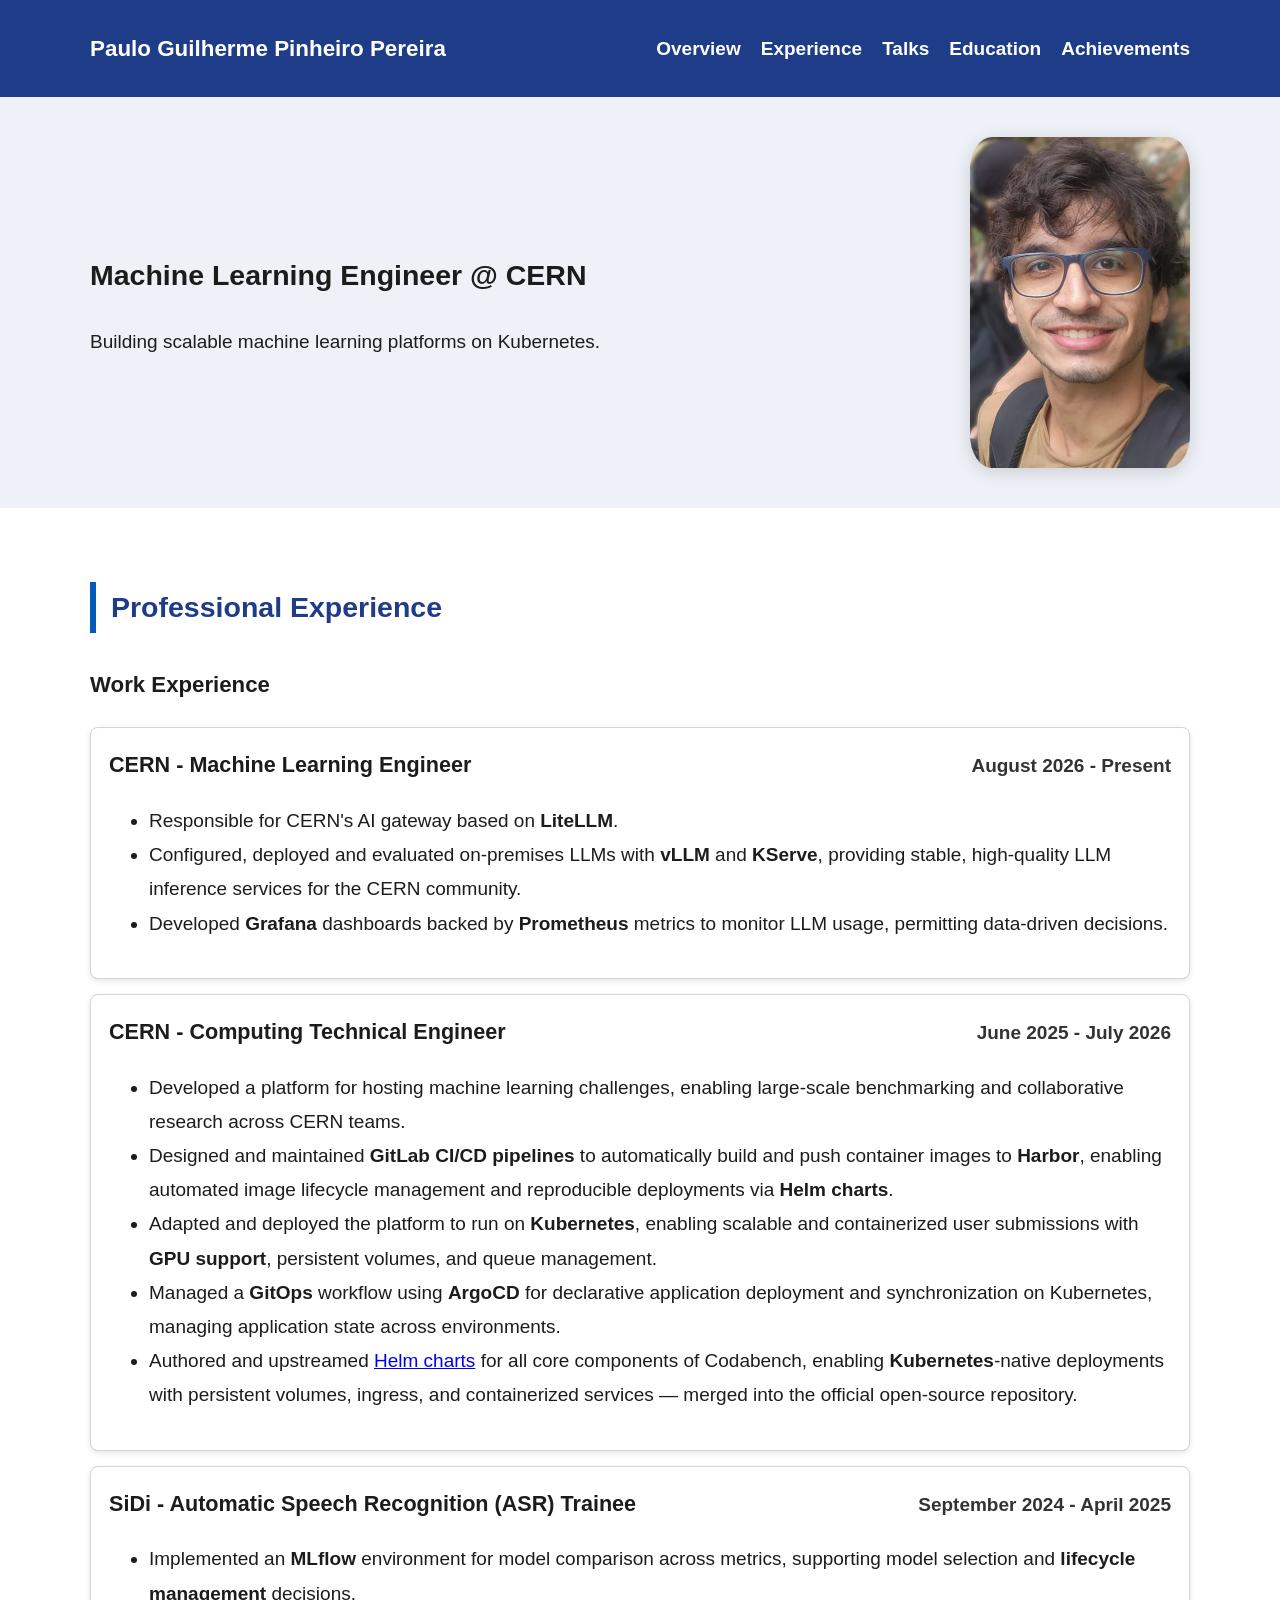
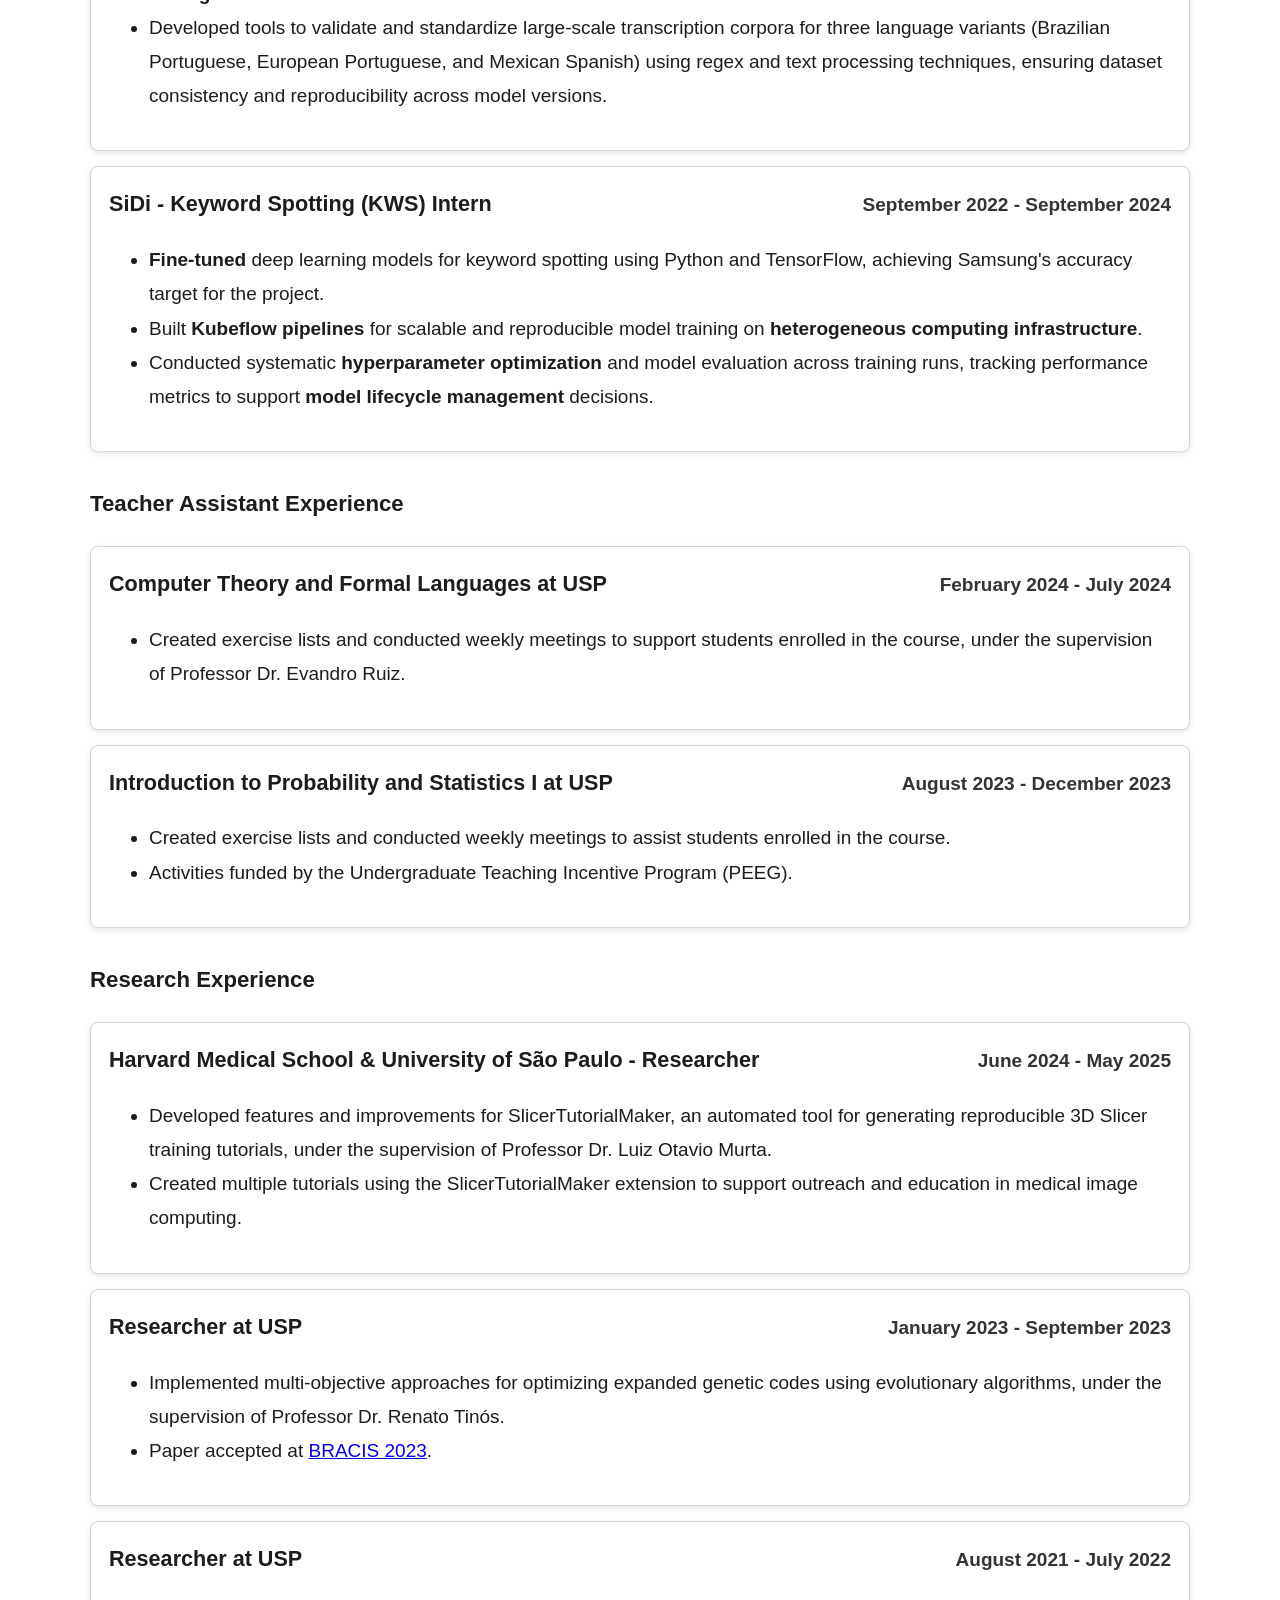
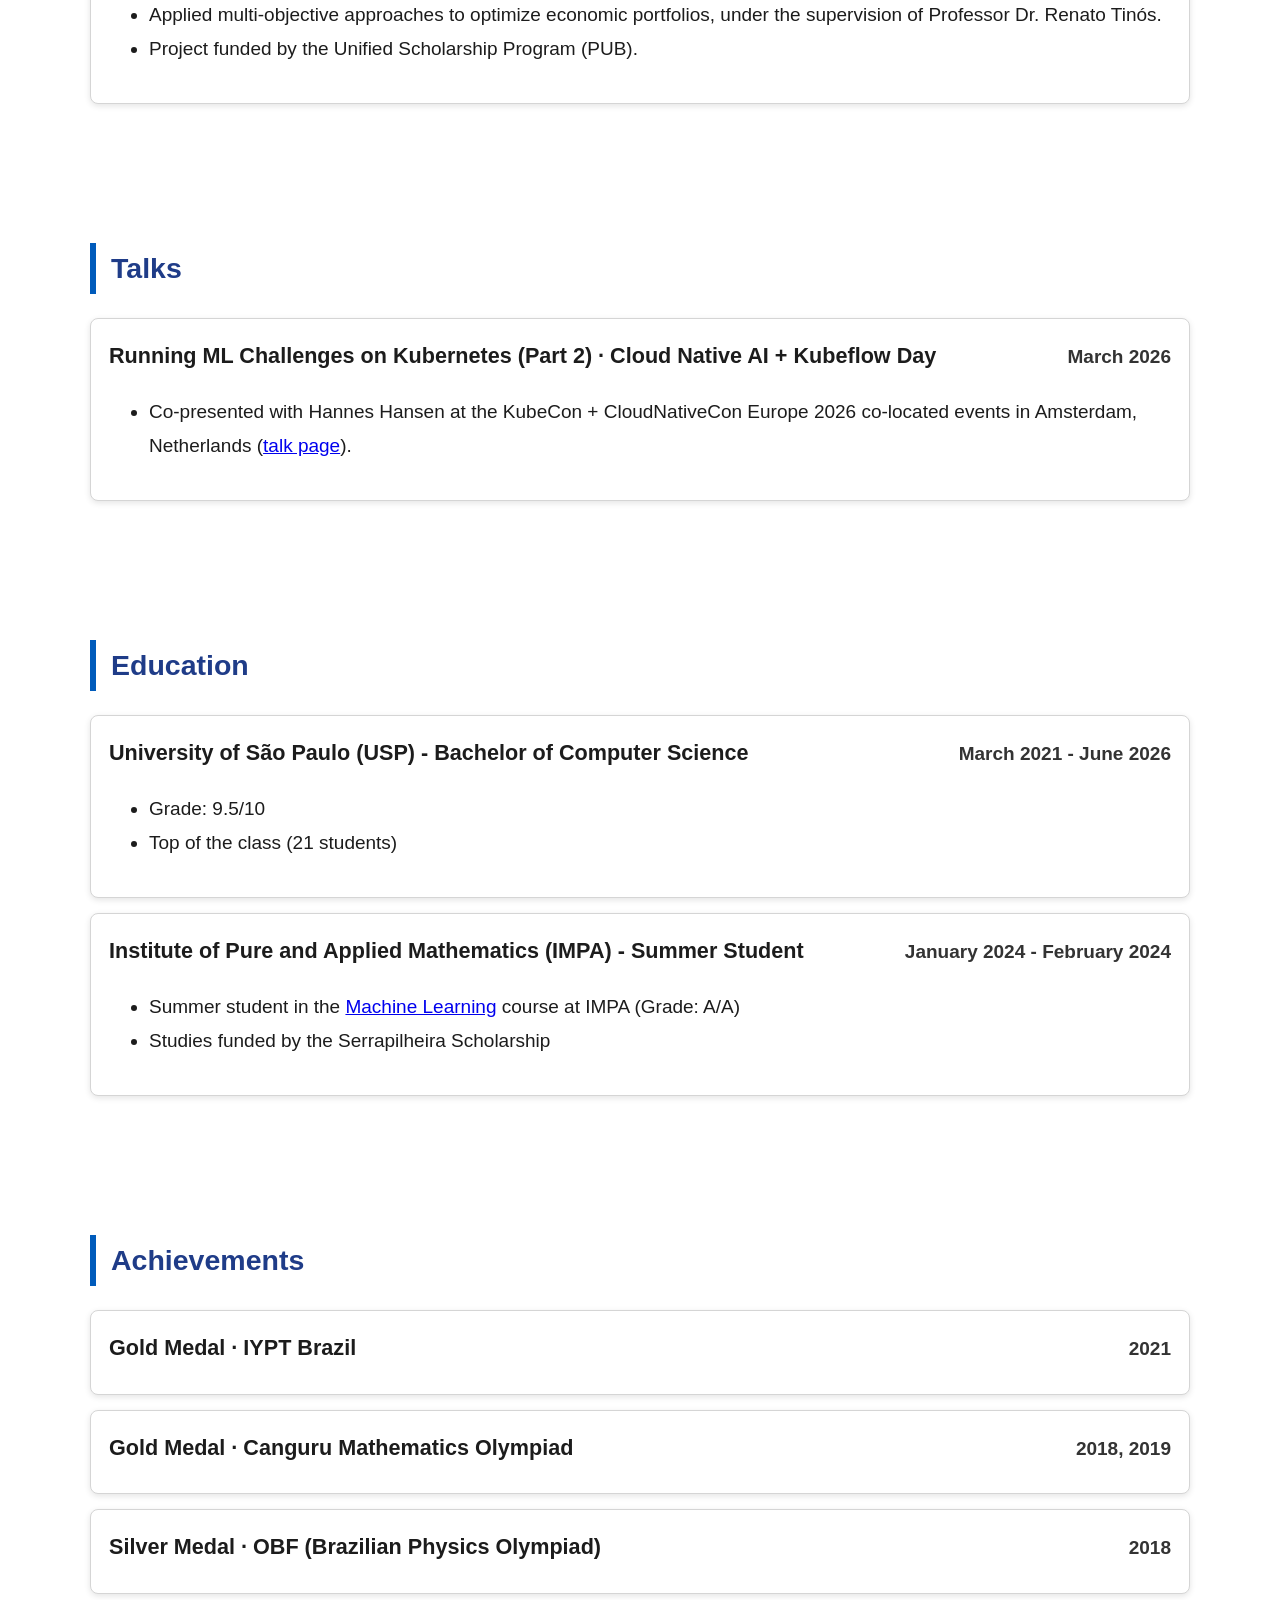
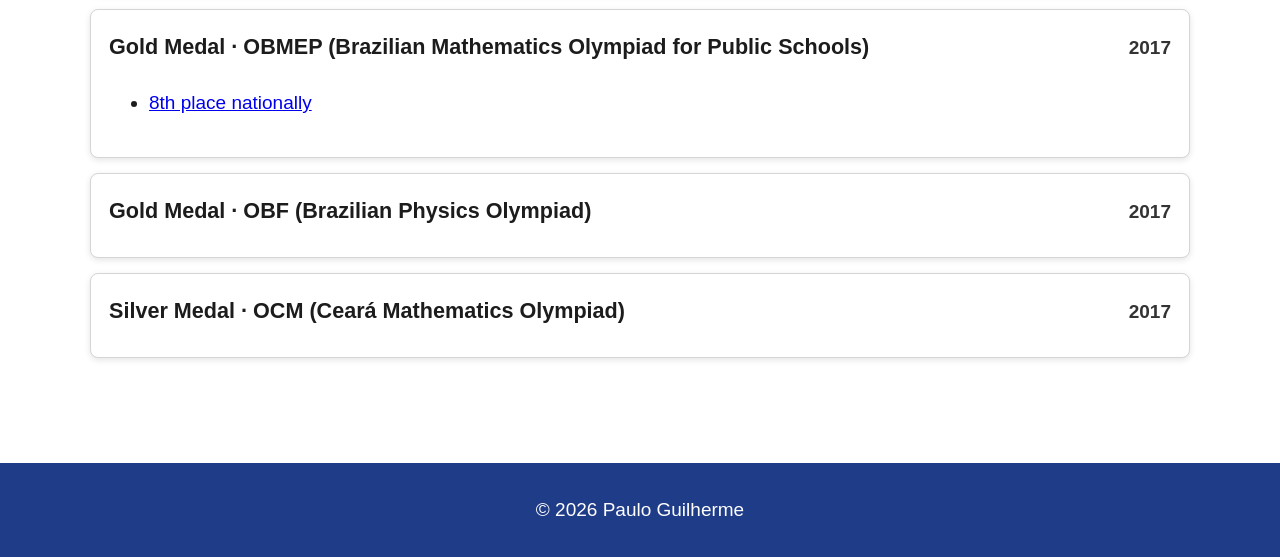
<file: index.html>
<!DOCTYPE html>
<html lang="en">
<head>
    <meta charset="UTF-8">
    <meta name="viewport" content="width=device-width, initial-scale=1.0">
    <title>Paulo Guilherme Pinheiro Pereira - Portfolio</title>
    <link rel="stylesheet" href="src/style.css">
</head>
<body>

<header>
    <nav>
        <h1 class="logo">Paulo Guilherme Pinheiro Pereira</h1>
        <ul>
            <li><a href="#about">Overview</a></li>
            <li><a href="#experience">Experience</a></li>
            <li><a href="#talks">Talks</a></li>
            <li><a href="#education">Education</a></li>
            <li><a href="#achievements">Achievements</a></li>
        </ul>
    </nav>
</header>

<section id="about" class="hero">
    <div class="hero-container">

        <img src="images/profile.webp" alt="Profile Photo" class="profile-photo" width="440" height="661" fetchpriority="high">

        <div class="hero-text">
            <h2>Machine Learning Engineer @ CERN</h2>
            <p>
                Building scalable machine learning platforms on Kubernetes.<br>
            </p>
        </div>

    </div>
</section>

<section id="experience" class="section">
    <h2>Professional Experience</h2>
    <h3 style="margin-top: 2rem;">Work Experience</h3>

    <div class="card">
        <div class="card-header">
            <h3>CERN - Machine Learning Engineer</h3>
            <p class="date">August 2026 - Present</p>
        </div>
        <ul>
            <li>Responsible for CERN's AI gateway based on <strong>LiteLLM</strong>.</li>
            <li>Configured, deployed and evaluated on-premises LLMs with <strong>vLLM</strong> and <strong>KServe</strong>, providing stable, high-quality LLM inference services for the CERN community.</li>
            <li>Developed <strong>Grafana</strong> dashboards backed by <strong>Prometheus</strong> metrics to monitor LLM usage, permitting data-driven decisions.</li>
        </ul>
    </div>

    <div class="card">
        <div class="card-header">
            <h3>CERN - Computing Technical Engineer</h3>
            <p class="date">June 2025 - July 2026</p>
        </div>
        <ul>
            <li>Developed a platform for hosting machine learning challenges, enabling large-scale benchmarking and collaborative research across CERN teams.</li>
            <li>Designed and maintained <strong>GitLab CI/CD pipelines</strong> to automatically build and push container images to <strong>Harbor</strong>, enabling automated image lifecycle management and reproducible deployments via <strong>Helm charts</strong>.</li>
            <li>Adapted and deployed the platform to run on <strong>Kubernetes</strong>, enabling scalable and containerized user submissions with <strong>GPU support</strong>, persistent volumes, and queue management.</li>
            <li>Managed a <strong>GitOps</strong> workflow using <strong>ArgoCD</strong> for declarative application deployment and synchronization on Kubernetes, managing application state across environments.</li>
            <li>Authored and upstreamed <a href="https://github.com/codalab/codabench/pull/2055">Helm charts</a> for all core components of Codabench, enabling <strong>Kubernetes</strong>-native deployments with persistent volumes, ingress, and containerized services — merged into the official open-source repository.</li>
        </ul>
    </div>

    <div class="card">
        <div class="card-header">
            <h3>SiDi - Automatic Speech Recognition (ASR) Trainee</h3>
            <p class="date">September 2024 - April 2025</p>
        </div>
        <ul>
            <li>Implemented an <strong>MLflow</strong> environment for model comparison across metrics, supporting model selection and <strong>lifecycle management</strong> decisions.</li>
            <li>Developed tools to validate and standardize large-scale transcription corpora for three language variants (Brazilian Portuguese, European Portuguese, and Mexican Spanish) using regex and text processing techniques, ensuring dataset consistency and reproducibility across model versions.</li>
        </ul>
    </div>

    <div class="card">
        <div class="card-header">
            <h3>SiDi - Keyword Spotting (KWS) Intern</h3>
            <p class="date">September 2022 - September 2024</p>
        </div>
        <ul>
            <li><strong>Fine-tuned</strong> deep learning models for keyword spotting using Python and TensorFlow, achieving Samsung's accuracy target for the project.</li>
            <li>Built <strong>Kubeflow pipelines</strong> for scalable and reproducible model training on <strong>heterogeneous computing infrastructure</strong>.</li>
            <li>Conducted systematic <strong>hyperparameter optimization</strong> and model evaluation across training runs, tracking performance metrics to support <strong>model lifecycle management</strong> decisions.</li>
        </ul>
    </div>

    <h3 style="margin-top: 2rem;">Teacher Assistant Experience</h3>

    <div class="card">
        <div class="card-header">
            <h3>Computer Theory and Formal Languages at USP</h3>
            <p class="date">February 2024 - July 2024</p>
        </div>
        <ul>
            <li>Created exercise lists and conducted weekly meetings to support students enrolled in the course, under the supervision of Professor Dr. Evandro Ruiz.</li>
        </ul>
    </div>

    <div class="card">
        <div class="card-header">
            <h3>Introduction to Probability and Statistics I at USP</h3>
            <p class="date">August 2023 - December 2023</p>
        </div>
        <ul>
            <li>Created exercise lists and conducted weekly meetings to assist students enrolled in the course.</li>
            <li>Activities funded by the Undergraduate Teaching Incentive Program (PEEG).</li>
        </ul>
    </div>

    <h3 style="margin-top: 2rem;">Research Experience</h3>

    <div class="card">
        <div class="card-header">
            <h3>Harvard Medical School &amp; University of São Paulo - Researcher</h3>
            <p class="date">June 2024 - May 2025</p>
        </div>
        <ul>
            <li>Developed features and improvements for SlicerTutorialMaker, an automated tool for generating reproducible 3D Slicer training tutorials, under the supervision of Professor Dr. Luiz Otavio Murta.</li>
            <li>Created multiple tutorials using the SlicerTutorialMaker extension to support outreach and education in medical image computing.</li>
        </ul>
    </div>

    <div class="card">
        <div class="card-header">
            <h3>Researcher at USP</h3>
            <p class="date">January 2023 - September 2023</p>
        </div>
        <ul>
            <li>Implemented multi-objective approaches for optimizing expanded genetic codes using evolutionary algorithms, under the supervision of Professor Dr. Renato Tinós.</li>
            <li>Paper accepted at <a href="https://link.springer.com/chapter/10.1007/978-3-031-45392-2_1">BRACIS 2023</a>.</li>
        </ul>
    </div>

    <div class="card">
        <div class="card-header">
            <h3>Researcher at USP</h3>
            <p class="date">August 2021 - July 2022</p>
        </div>
        <ul>
            <li>Applied multi-objective approaches to optimize economic portfolios, under the supervision of Professor Dr. Renato Tinós.</li>
            <li>Project funded by the Unified Scholarship Program (PUB).</li>
        </ul>
    </div>
</section>

<section id="talks" class="section">
    <h2>Talks</h2>

    <div class="card">
        <div class="card-header">
            <h3>Running ML Challenges on Kubernetes (Part 2) · Cloud Native AI + Kubeflow Day</h3>
            <p class="date">March 2026</p>
        </div>
        <ul>
            <li>Co-presented with Hannes Hansen at the KubeCon + CloudNativeCon Europe 2026 co-located events in Amsterdam, Netherlands (<a href="https://sched.co/2DY6O">talk page</a>).</li>
        </ul>
    </div>
</section>

<section id="education" class="section">
    <h2>Education</h2>

    <div class="card">
        <div class="card-header">
            <h3>University of São Paulo (USP) - Bachelor of Computer Science</h3>
            <p class="date">March 2021 - June 2026</p>
        </div>
        <ul>
            <li>Grade: 9.5/10</li>
            <li>Top of the class (21 students)</li>
        </ul>
    </div>

    <div class="card">
        <div class="card-header">
            <h3>Institute of Pure and Applied Mathematics (IMPA) - Summer Student</h3>
            <p class="date">January 2024 - February 2024</p>
        </div>
        <ul>
            <li>Summer student in the <a href="https://impa.br/postgraduate/training-programs/academic-masters/subjects-academic-masters-degree/machine-learning/?lang=en">Machine Learning</a> course at IMPA (Grade: A/A)</li>
            <li>Studies funded by the Serrapilheira Scholarship</li>
        </ul>
    </div>
</section>

<section id="achievements" class="section">
    <h2>Achievements</h2>

    <div class="card">
        <div class="card-header">
            <h3>Gold Medal · IYPT Brazil</h3>
            <p class="date">2021</p>
        </div>
    </div>

    <div class="card">
        <div class="card-header">
            <h3>Gold Medal · Canguru Mathematics Olympiad</h3>
            <p class="date">2018, 2019</p>
        </div>
    </div>

    <div class="card">
        <div class="card-header">
            <h3>Silver Medal · OBF (Brazilian Physics Olympiad)</h3>
            <p class="date">2018</p>
        </div>
    </div>
    
    <div class="card">
        <div class="card-header">
            <h3>Gold Medal · OBMEP (Brazilian Mathematics Olympiad for Public Schools)</h3>
            <p class="date">2017</p>
        </div>
        <ul>
            <li><a href="https://premiacao.obmep.org.br/2017/verRelatorioPremiadosOuro.privada.do.htm">8th place nationally</a></li>
        </ul>
    </div>

    <div class="card">
        <div class="card-header">
            <h3>Gold Medal · OBF (Brazilian Physics Olympiad)</h3>
            <p class="date">2017</p>
        </div>
    </div>

    <div class="card">
        <div class="card-header">
            <h3>Silver Medal · OCM (Ceará Mathematics Olympiad)</h3>
            <p class="date">2017</p>
        </div>
    </div>

</section>


<footer>
    © 2026 Paulo Guilherme
</footer>

</body>
</html>
</file>
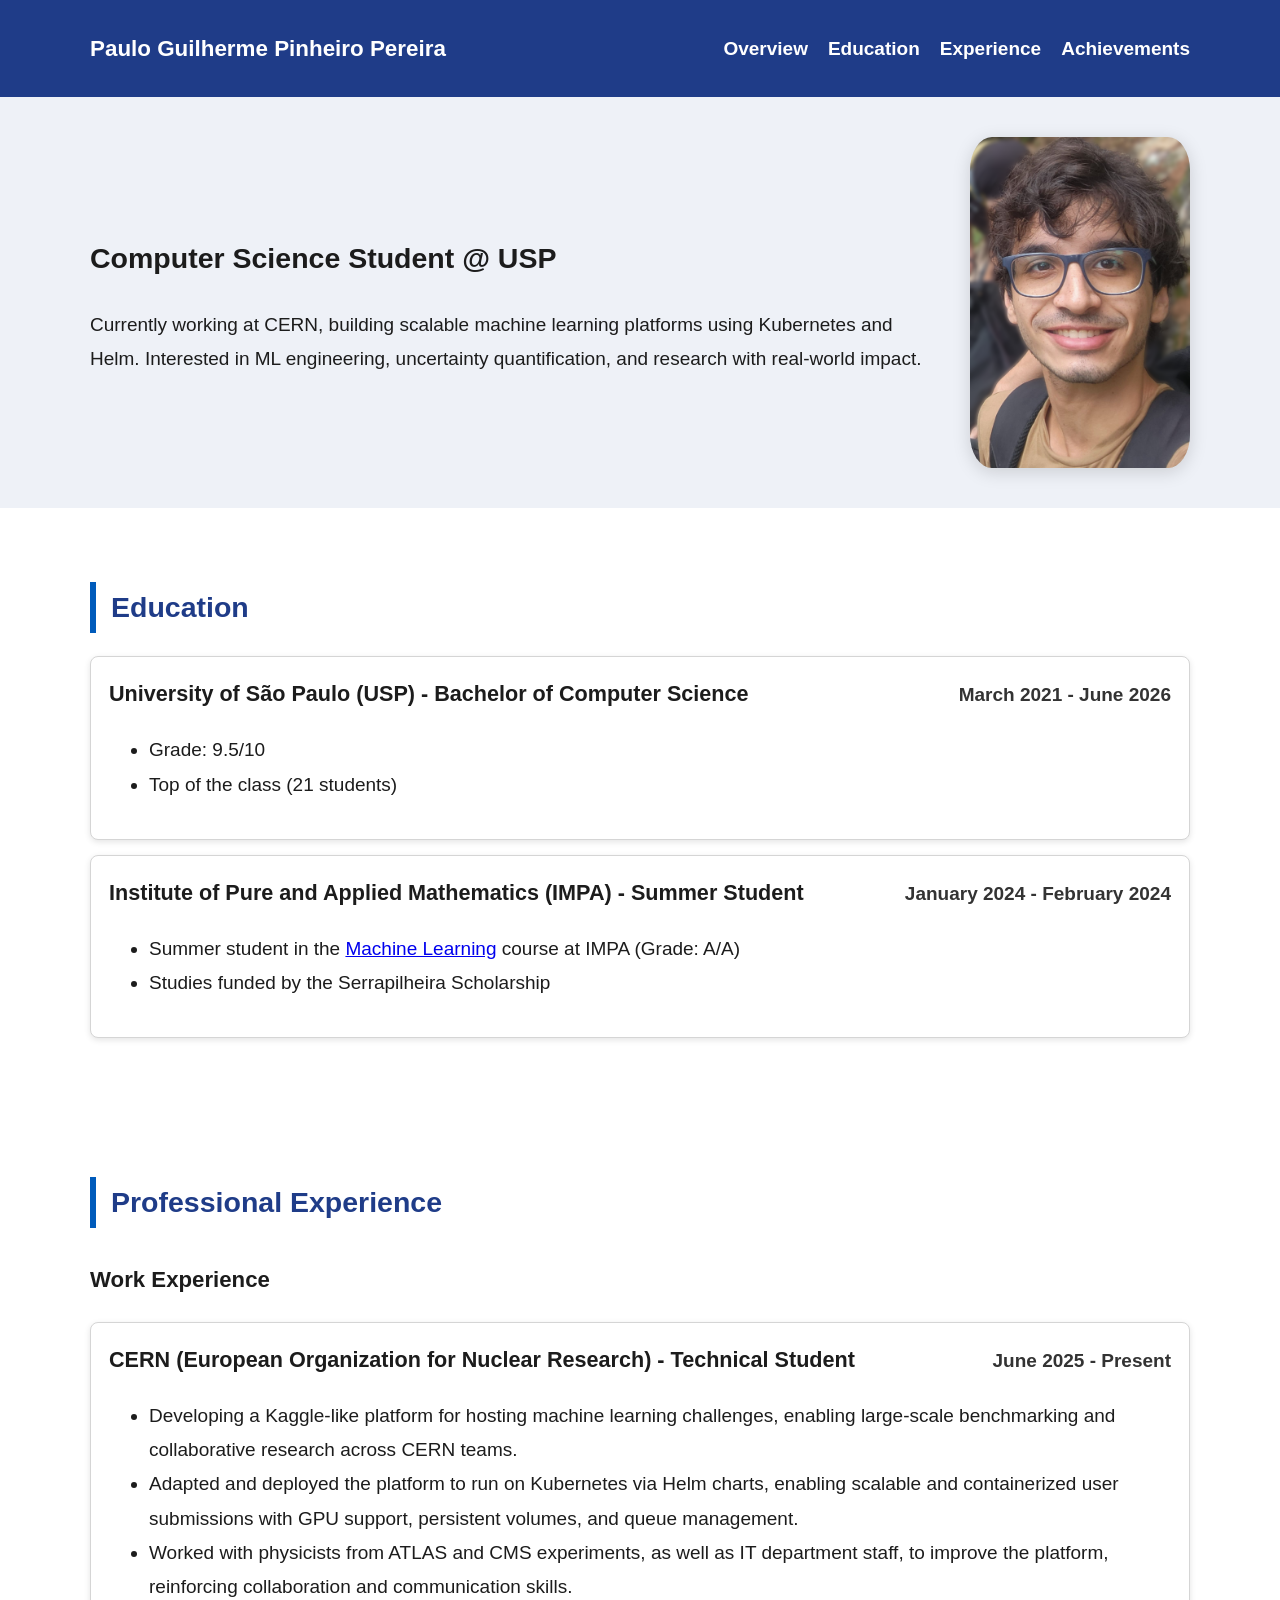
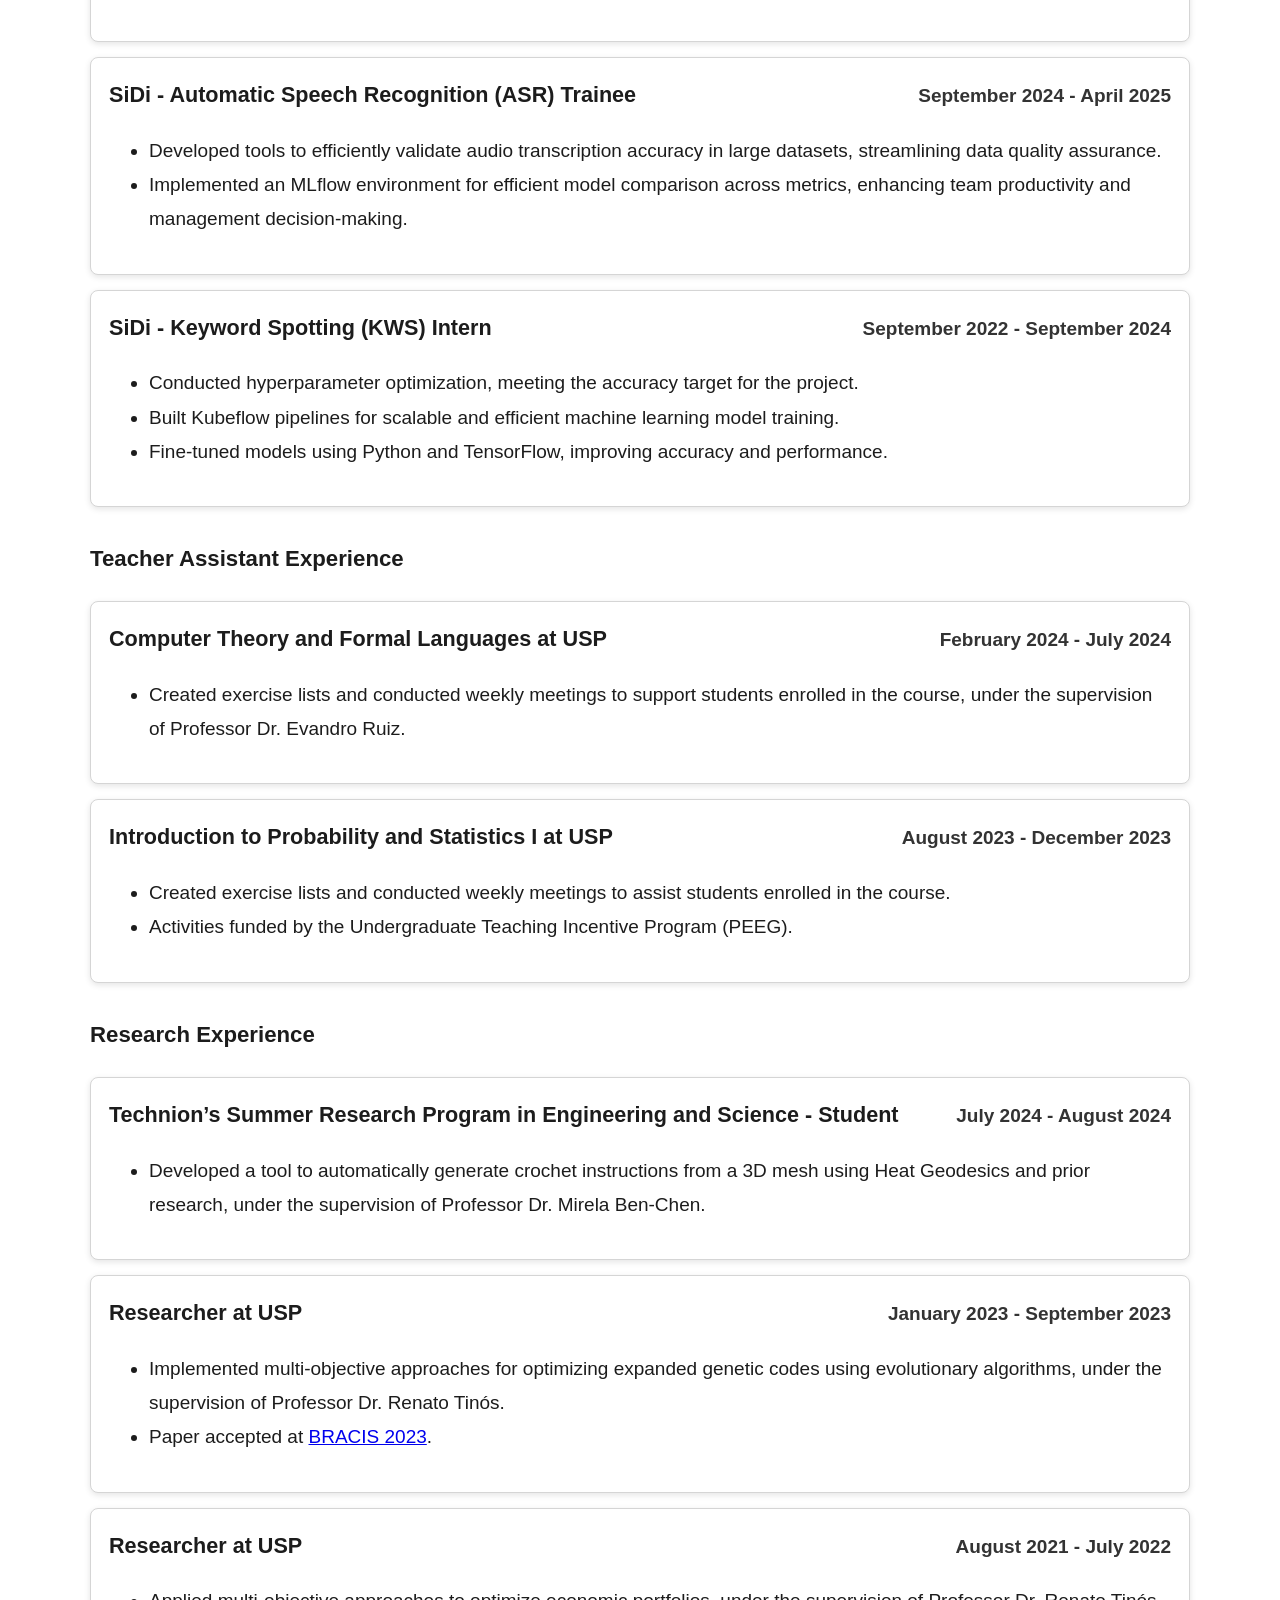
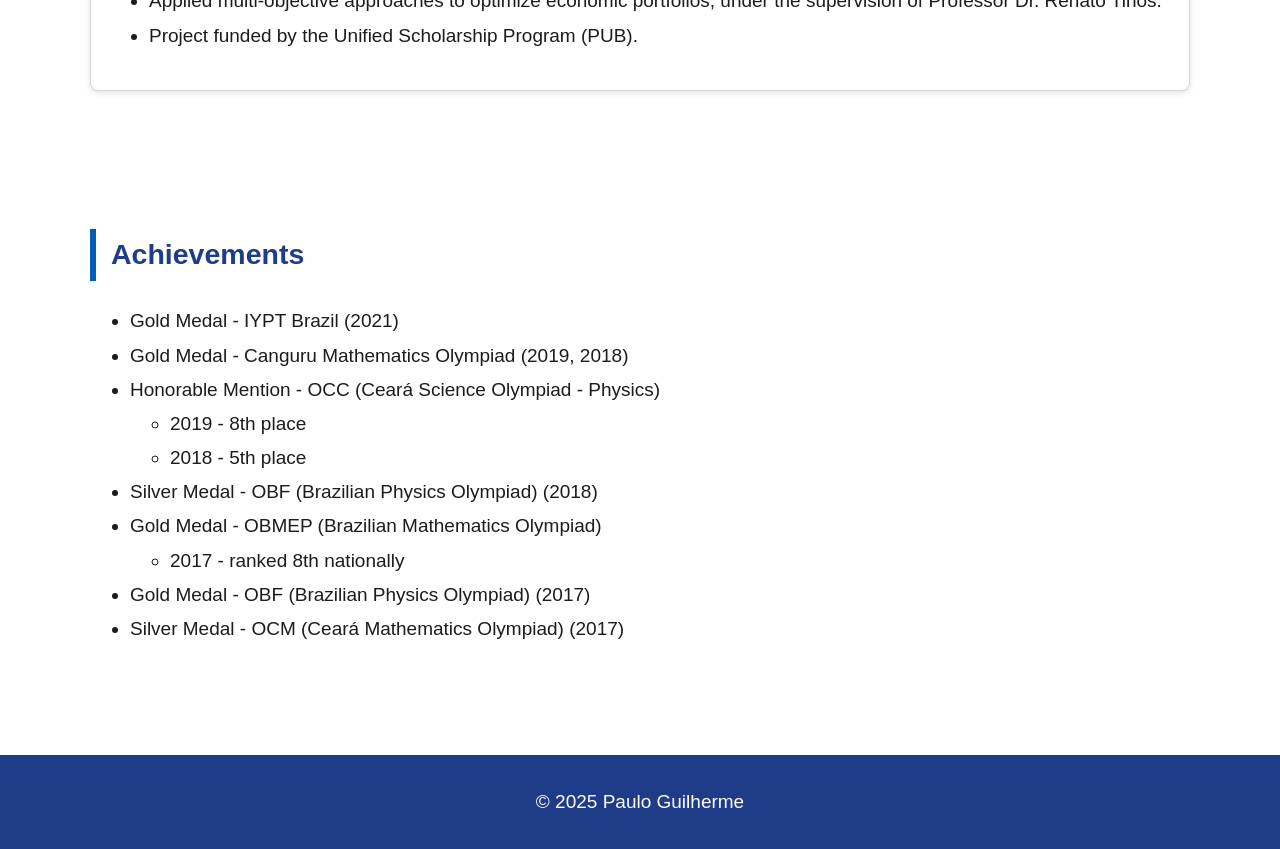
<file: src/index.html>
<!DOCTYPE html>
<html lang="en">
<head>
    <meta charset="UTF-8">
    <meta name="viewport" content="width=device-width, initial-scale=1.0">
    <title>Paulo Guilherme Pinheiro Pereira - Portfolio</title>
    <link rel="stylesheet" href="style.css">
</head>
<body>

<header>
    <nav>
        <h1 class="logo">Paulo Guilherme Pinheiro Pereira</h1>
        <ul>
            <li><a href="#about">Overview</a></li>
            <li><a href="#education">Education</a></li>
            <li><a href="#experience">Experience</a></li>
            <li><a href="#achievements">Achievements</a></li>
        </ul>
    </nav>
</header>

<section id="about" class="hero">
    <div class="hero-container">

        <img src="../images/profile.png" alt="Profile Photo" class="profile-photo">

        <div class="hero-text">
            <h2>Computer Science Student @ USP </h2>
            <p>
                Currently working at CERN, building scalable machine learning platforms
                using Kubernetes and Helm. Interested in ML engineering, uncertainty quantification, and
                research with real-world impact.
            </p>
        </div>

    </div>
</section>

<section id="education" class="section">
    <h2>Education</h2>

    <div class="card">
        <div class="card-header">
            <h3>University of São Paulo (USP) - Bachelor of Computer Science</h3>
            <p class="date">March 2021 - June 2026</p>
        </div>
        <ul>
            <li>Grade: 9.5/10</li>
            <li>Top of the class (21 students)</li>
        </ul>
    </div>

    <div class="card">
        <div class="card-header">
            <h3>Institute of Pure and Applied Mathematics (IMPA) - Summer Student</h3>
            <p class="date">January 2024 - February 2024</p>
        </div>
        <ul>
            <li>Summer student in the <a href="https://impa.br/postgraduate/training-programs/academic-masters/subjects-academic-masters-degree/machine-learning/?lang=en">Machine Learning</a> course at IMPA (Grade: A/A)</li>
            <li>Studies funded by the Serrapilheira Scholarship</li>
        </ul>
    </div>
</section>


<section id="experience" class="section">
    <h2>Professional Experience</h2>
    <h3 style="margin-top: 2rem;">Work Experience</h3>

    <div class="card">
        <div class="card-header">
            <h3>CERN (European Organization for Nuclear Research) - Technical Student</h3>
            <p class="date">June 2025 - Present</p>
        </div>
        <ul>
            <li>Developing a Kaggle-like platform for hosting machine learning challenges, enabling large-scale benchmarking and collaborative research across CERN teams.</li>
            <li>Adapted and deployed the platform to run on Kubernetes via Helm charts, enabling scalable and containerized user submissions with GPU support, persistent volumes, and queue management.</li>
            <li>Worked with physicists from ATLAS and CMS experiments, as well as IT department staff, to improve the platform, reinforcing collaboration and communication skills.</li>
        </ul>
    </div>

    <div class="card">
        <div class="card-header">
            <h3>SiDi - Automatic Speech Recognition (ASR) Trainee</h3>
            <p class="date">September 2024 - April 2025</p>
        </div>
        <ul>
            <li>Developed tools to efficiently validate audio transcription accuracy in large datasets, streamlining data quality assurance.</li>
            <li>Implemented an MLflow environment for efficient model comparison across metrics, enhancing team productivity and management decision-making.</li>
        </ul>
    </div>

    <div class="card">
        <div class="card-header">
            <h3>SiDi - Keyword Spotting (KWS) Intern</h3>
            <p class="date">September 2022 - September 2024</p>
        </div>
        <ul>
            <li>Conducted hyperparameter optimization, meeting the accuracy target for the project.</li>
            <li>Built Kubeflow pipelines for scalable and efficient machine learning model training.</li>
            <li>Fine-tuned models using Python and TensorFlow, improving accuracy and performance.</li>
        </ul>
    </div>

    <h3 style="margin-top: 2rem;">Teacher Assistant Experience</h3>

    <div class="card">
        <div class="card-header">
            <h3>Computer Theory and Formal Languages at USP</h3>
            <p class="date">February 2024 - July 2024</p>
        </div>
        <ul>
            <li>Created exercise lists and conducted weekly meetings to support students enrolled in the course, under the supervision of Professor Dr. Evandro Ruiz.</li>
        </ul>
    </div>

    <div class="card">
        <div class="card-header">
            <h3>Introduction to Probability and Statistics I at USP</h3>
            <p class="date">August 2023 - December 2023</p>
        </div>
        <ul>
            <li>Created exercise lists and conducted weekly meetings to assist students enrolled in the course.</li>
            <li>Activities funded by the Undergraduate Teaching Incentive Program (PEEG).</li>
        </ul>
    </div>

    <h3 style="margin-top: 2rem;">Research Experience</h3>

    <div class="card">
        <div class="card-header">
            <h3>Technion’s Summer Research Program in Engineering and Science - Student</h3>
            <p class="date">July 2024 - August 2024</p>
        </div>
        <ul>
            <li>Developed a tool to automatically generate crochet instructions from a 3D mesh using Heat Geodesics and prior research, under the supervision of Professor Dr. Mirela Ben-Chen.</li>
        </ul>
    </div>

    <div class="card">
        <div class="card-header">
            <h3>Researcher at USP</h3>
            <p class="date">January 2023 - September 2023</p>
        </div>
        <ul>
            <li>Implemented multi-objective approaches for optimizing expanded genetic codes using evolutionary algorithms, under the supervision of Professor Dr. Renato Tinós.</li>
            <li>Paper accepted at <a href="https://link.springer.com/chapter/10.1007/978-3-031-45392-2_1">BRACIS 2023</a>.</li>
        </ul>
    </div>

    <div class="card">
        <div class="card-header">
            <h3>Researcher at USP</h3>
            <p class="date">August 2021 - July 2022</p>
        </div>
        <ul>
            <li>Applied multi-objective approaches to optimize economic portfolios, under the supervision of Professor Dr. Renato Tinós.</li>
            <li>Project funded by the Unified Scholarship Program (PUB).</li>
        </ul>
    </div>
</section>

<section id="achievements" class="section">
    <h2>Achievements</h2>
    <ul>
        <li>Gold Medal - IYPT Brazil (2021)</li>

        <li>Gold Medal - Canguru Mathematics Olympiad (2019, 2018)</li>

        <li>
            Honorable Mention - OCC (Ceará Science Olympiad - Physics)
            <ul>
                <li>2019 - 8th place</li>
                <li>2018 - 5th place</li>
            </ul>
        </li>

        <li>Silver Medal - OBF (Brazilian Physics Olympiad) (2018)</li>

        <li>
            Gold Medal - OBMEP (Brazilian Mathematics Olympiad)
            <ul>
                <li>2017 - ranked 8th nationally</li>
            </ul>
        </li>

        <li>Gold Medal - OBF (Brazilian Physics Olympiad) (2017)</li>

        <li>Silver Medal - OCM (Ceará Mathematics Olympiad) (2017)</li>
    </ul>
</section>


<footer>
    © 2025 Paulo Guilherme
</footer>

</body>
</html>
</file>
<file: src/style.css>
body {
    margin: 0;
    font-family: 'Segoe UI', Tahoma, Geneva, Verdana, sans-serif;
    background: #ffffff;
    color: #1c1c1c;
    font-size: 19px;
    line-height: 1.8;
}

section {
    scroll-margin-top: 40px;
}

/* NAV BAR */
header {
    position: sticky;
    top: 0;
    background: #1f3c88;
    padding: 10px 20px;
}

nav {
    display: flex;
    justify-content: space-between;
    align-items: center;
    max-width: 1100px;
    margin: auto;
}

nav ul {
    list-style: none;
    display: flex;
    gap: 20px;
}

nav a {
    color: white;
    text-decoration: none;
    font-weight: 600;
}

.logo {
    color: white;
    font-size: 1.4rem;
}

/* HERO */
.hero {
    background: #eef1f7;
    padding: 40px 10px;
    text-align: center;
}

.hero-container {
    max-width: 1100px;
    margin: auto;
    display: flex;
    gap: 30px;
    align-items: center;
    justify-content: space-between;
    flex-direction: row-reverse;
}

.profile-photo {
    width: 220px;
    height: auto;
    object-fit: cover;
    border-radius: 10%;
    background: #d9d9d9;
    box-shadow: 0px 4px 18px rgba(0,0,0,0.15);
}

.hero-text {
    flex: 1;
    text-align: left;
}

@media (max-width: 700px) {
    .hero-container {
        flex-direction: column;
        text-align: center;
    }
    .hero-text {
        text-align: center;
    }
}

/* SECTIONS */
.section {
    max-width: 1100px;
    margin: auto;
    padding: 50px 20px;
}

.section h2 {
    border-left: 6px solid #005bbb;
    padding-left: 15px;
    color: #1f3c88;
}

/* CARD HEADER */
.card-header {
    display: flex;
    justify-content: space-between;
    align-items: baseline;
    margin-bottom: 8px;
}

.card-header h3 {
    margin: 0;
    font-size: 1.35rem;
}

.card-header .date {
    margin: 0;
    font-weight: 600;
    color: #333;
}

/* CARDS */
.card {
    border: 1px solid #d5d5d5;
    background: white;
    border-radius: 8px;
    padding: 18px;
    margin: 15px 0;
    box-shadow: 0px 2px 6px #e4e4e4;
}

/* FOOTER */
footer {
    text-align: center;
    padding: 30px;
    background: #1f3c88;
    color: white;
    margin-top: 40px;
}
</file>
